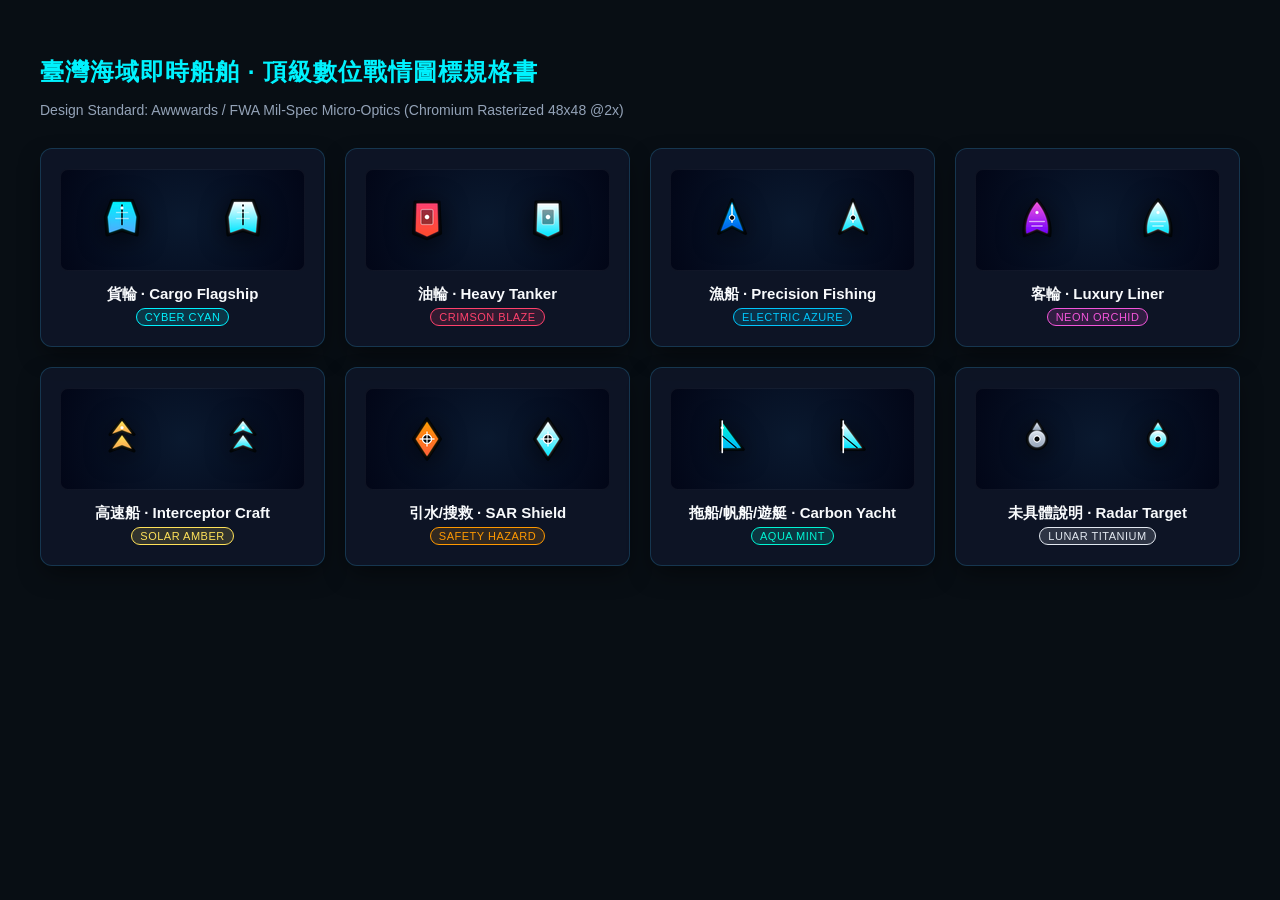
<file: repo/public/icons/taiwan-vessels/spec.html>
<!DOCTYPE html>
<html lang="zh-TW">
<head>
<meta charset="UTF-8">
<title>Taiwan MOTC Vessels - Design Spec Sheet (Awwwards Standard)</title>
<style>
  body {
    margin: 0;
    padding: 40px;
    background: #080e14;
    color: #e2e8f0;
    font-family: -apple-system, BlinkMacSystemFont, 'SF Pro Display', 'Segoe UI', sans-serif;
  }
  h1 { font-size: 24px; font-weight: 700; letter-spacing: 1px; color: #00f2fe; margin-bottom: 8px; }
  p.subtitle { color: #94a3b8; font-size: 14px; margin-bottom: 30px; }
  .grid {
    display: grid;
    grid-template-columns: repeat(4, 1fr);
    gap: 20px;
  }
  .card {
    background: rgba(15, 23, 42, 0.8);
    border: 1px solid rgba(56, 189, 248, 0.2);
    border-radius: 12px;
    padding: 20px;
    display: flex;
    flex-direction: column;
    align-items: center;
    box-shadow: 0 10px 25px -5px rgba(0, 0, 0, 0.5);
  }
  .preview-box {
    width: 100%;
    height: 100px;
    display: flex;
    align-items: center;
    justify-content: space-around;
    background: radial-gradient(circle at center, #0a192f 0%, #020617 100%);
    border-radius: 8px;
    margin-bottom: 14px;
    border: 1px solid rgba(255, 255, 255, 0.05);
  }
  .preview-box.light {
    background: #1e293b;
  }
  .preview-box img {
    width: 48px;
    height: 48px;
    filter: drop-shadow(0 4px 12px rgba(0,0,0,0.6));
    transition: transform 0.2s;
  }
  .card:hover img {
    transform: scale(1.15) translateY(-2px);
  }
  .title { font-size: 15px; font-weight: 600; color: #f8fafc; margin-bottom: 4px; }
  .tag { font-size: 11px; padding: 2px 8px; border-radius: 20px; font-weight: 500; text-transform: uppercase; letter-spacing: 0.5px; }
</style>
</head>
<body>
  <h1>臺灣海域即時船舶 · 頂級數位戰情圖標規格書</h1>
  <p class="subtitle">Design Standard: Awwwards / FWA Mil-Spec Micro-Optics (Chromium Rasterized 48x48 @2x)</p>

  <div class="grid">
    <div class="card">
      <div class="preview-box">
        <img src="./cargo.png" alt="Cargo">
        <img src="./cargo_selected.png" alt="Selected">
      </div>
      <div class="title">貨輪 · Cargo Flagship</div>
      <span class="tag" style="background:rgba(0,242,254,0.15);color:#00f2fe;border:1px solid #00f2fe;">Cyber Cyan</span>
    </div>

    <div class="card">
      <div class="preview-box">
        <img src="./tanker.png" alt="Tanker">
        <img src="./tanker_selected.png" alt="Selected">
      </div>
      <div class="title">油輪 · Heavy Tanker</div>
      <span class="tag" style="background:rgba(255,65,108,0.15);color:#ff416c;border:1px solid #ff416c;">Crimson Blaze</span>
    </div>

    <div class="card">
      <div class="preview-box">
        <img src="./fishing.png" alt="Fishing">
        <img src="./fishing_selected.png" alt="Selected">
      </div>
      <div class="title">漁船 · Precision Fishing</div>
      <span class="tag" style="background:rgba(0,198,251,0.15);color:#00c6fb;border:1px solid #00c6fb;">Electric Azure</span>
    </div>

    <div class="card">
      <div class="preview-box">
        <img src="./passenger.png" alt="Passenger">
        <img src="./passenger_selected.png" alt="Selected">
      </div>
      <div class="title">客輪 · Luxury Liner</div>
      <span class="tag" style="background:rgba(243,85,218,0.15);color:#f355da;border:1px solid #f355da;">Neon Orchid</span>
    </div>

    <div class="card">
      <div class="preview-box">
        <img src="./highspeed.png" alt="Highspeed">
        <img src="./highspeed_selected.png" alt="Selected">
      </div>
      <div class="title">高速船 · Interceptor Craft</div>
      <span class="tag" style="background:rgba(255,226,89,0.15);color:#ffe259;border:1px solid #ffe259;">Solar Amber</span>
    </div>

    <div class="card">
      <div class="preview-box">
        <img src="./special_ops.png" alt="Special Ops">
        <img src="./special_ops_selected.png" alt="Selected">
      </div>
      <div class="title">引水/搜救 · SAR Shield</div>
      <span class="tag" style="background:rgba(255,153,0,0.15);color:#ff9900;border:1px solid #ff9900;">Safety Hazard</span>
    </div>

    <div class="card">
      <div class="preview-box">
        <img src="./pleasure_craft.png" alt="Pleasure">
        <img src="./pleasure_craft_selected.png" alt="Selected">
      </div>
      <div class="title">拖船/帆船/遊艇 · Carbon Yacht</div>
      <span class="tag" style="background:rgba(0,245,212,0.15);color:#00f5d4;border:1px solid #00f5d4;">Aqua Mint</span>
    </div>

    <div class="card">
      <div class="preview-box">
        <img src="./unspecified.png" alt="Unspecified">
        <img src="./unspecified_selected.png" alt="Selected">
      </div>
      <div class="title">未具體說明 · Radar Target</div>
      <span class="tag" style="background:rgba(226,232,240,0.15);color:#e2e8f0;border:1px solid #e2e8f0;">Lunar Titanium</span>
    </div>
  </div>
</body>
</html>
</file>
